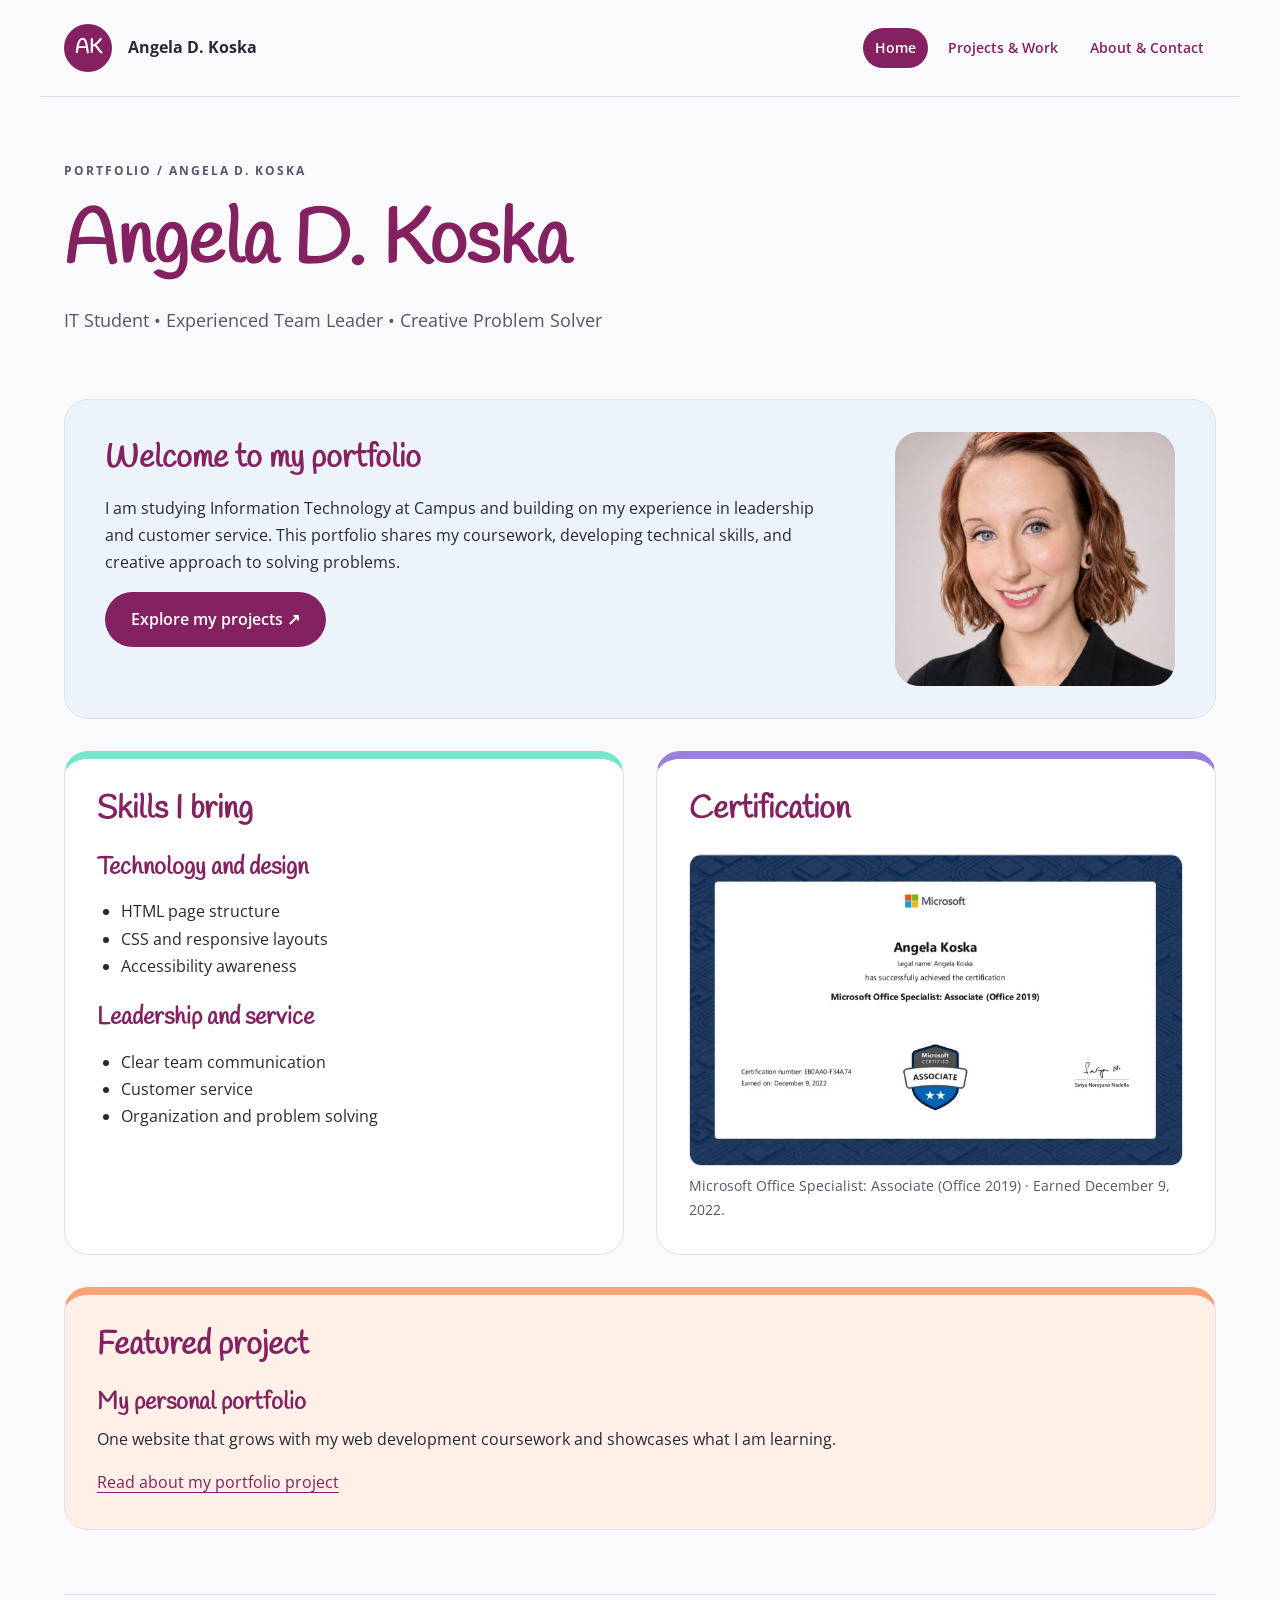
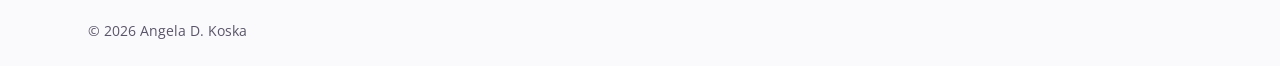
<file: index.html>
<!DOCTYPE html>
<html lang="en">
<head>
  <meta charset="UTF-8">
  <meta name="viewport" content="width=device-width, initial-scale=1.0">
  <meta name="description" content="Angela D. Koska’s IT portfolio: education, leadership experience, and web development projects.">
  <title>Home | Angela D. Koska</title>
  <link rel="preconnect" href="https://fonts.googleapis.com">
  <link rel="preconnect" href="https://fonts.gstatic.com" crossorigin>
  <link href="https://fonts.googleapis.com/css2?family=Handlee&amp;family=Open+Sans:wght@400;600;700&amp;display=swap" rel="stylesheet">
  <link rel="stylesheet" href="styles.css">
  <script src="menu.js" defer></script>
</head>
<body>
  <a class="skip-link" href="#main-content">Skip to main content</a>
  <header class="site-header">
    <p class="brand"><a href="index.html"><span class="monogram" aria-hidden="true">AK</span> Angela D. Koska</a></p>
    <nav aria-label="Main navigation">
      <button
        class="menu-toggle"
        type="button"
        aria-expanded="false"
        aria-controls="primary-navigation"
        hidden
        >
        Menu
        </button>
  
      <ul id="primary-navigation">
        <li><a href="index.html" aria-current="page">Home</a></li>
        <li><a href="projects.html">Projects & Work</a></li>
        <li><a href="about.html">About & Contact</a></li>
      </ul>
    </nav>
  </header>
  <main id="main-content" class="page-layout" tabindex="-1">
    <div class="page-intro"><p class="eyebrow">PORTFOLIO / ANGELA D. KOSKA</p><h1>Angela D. Koska</h1>
    <p class="tagline">IT Student • Experienced Team Leader • Creative Problem Solver</p></div>
    <section class="welcome-card" aria-labelledby="welcome-heading">
      <h2 id="welcome-heading">Welcome to my portfolio</h2>
      <p>I am studying Information Technology at Campus and building on my experience in leadership and customer service. This portfolio shares my coursework, developing technical skills, and creative approach to solving problems.</p>
      <figure class="portrait">
        <img src="assets/angela-koska-headshot.webp" alt="Professional headshot of Angela D. Koska wearing a black shirt with her signature logo.">
      </figure>
      <p><a class="button" href="projects.html">Explore my projects <span aria-hidden="true">↗</span></a></p>
    </section>
    <section class="skills-card" aria-labelledby="skills-heading">
      <h2 id="skills-heading">Skills I bring</h2>
      <h3>Technology and design</h3>
      <ul><li>HTML page structure</li><li>CSS and responsive layouts</li><li>Accessibility awareness</li></ul>
      <h3>Leadership and service</h3>
      <ul><li>Clear team communication</li><li>Customer service</li><li>Organization and problem solving</li></ul>
    </section>
    <section class="certification-card" aria-labelledby="certification-heading">
      <h2 id="certification-heading">Certification</h2>
      <figure class="certificate-display">
        <img src="assets/microsoft-office-specialist-associate.webp" alt="Microsoft Office Specialist certificate awarded to Angela Koska.">
        <figcaption>Microsoft Office Specialist: Associate (Office 2019) · Earned December 9, 2022.</figcaption>
      </figure>
    </section>
    <section class="featured-card" aria-labelledby="featured-heading">
      <h2 id="featured-heading">Featured project</h2>
      <h3>My personal portfolio</h3>
      <p>One website that grows with my web development coursework and showcases what I am learning.</p>
      <a href="projects.html#portfolio-project">Read about my portfolio project</a>
    </section>
  </main>
  <footer class="site-footer">
    <p>© 2026 Angela D. Koska</p>
  </footer>
</body>
</html>
</file>
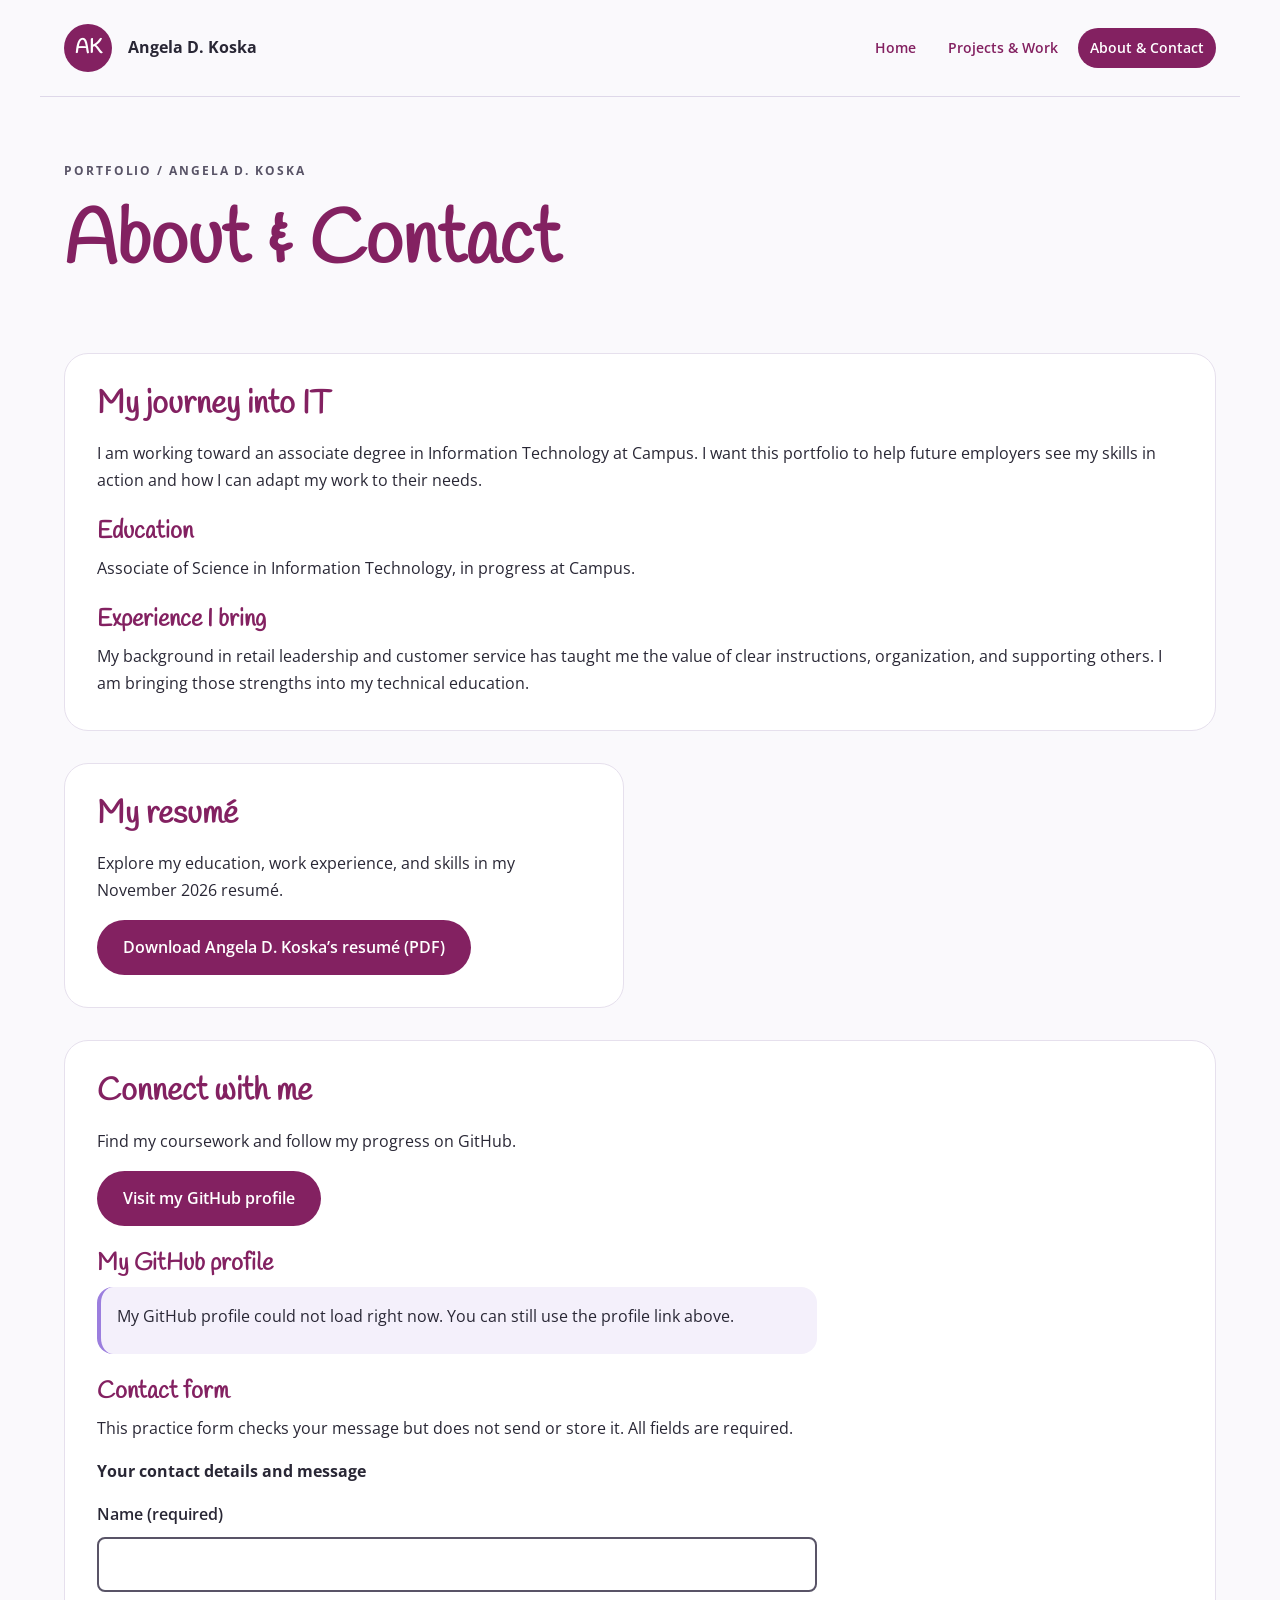
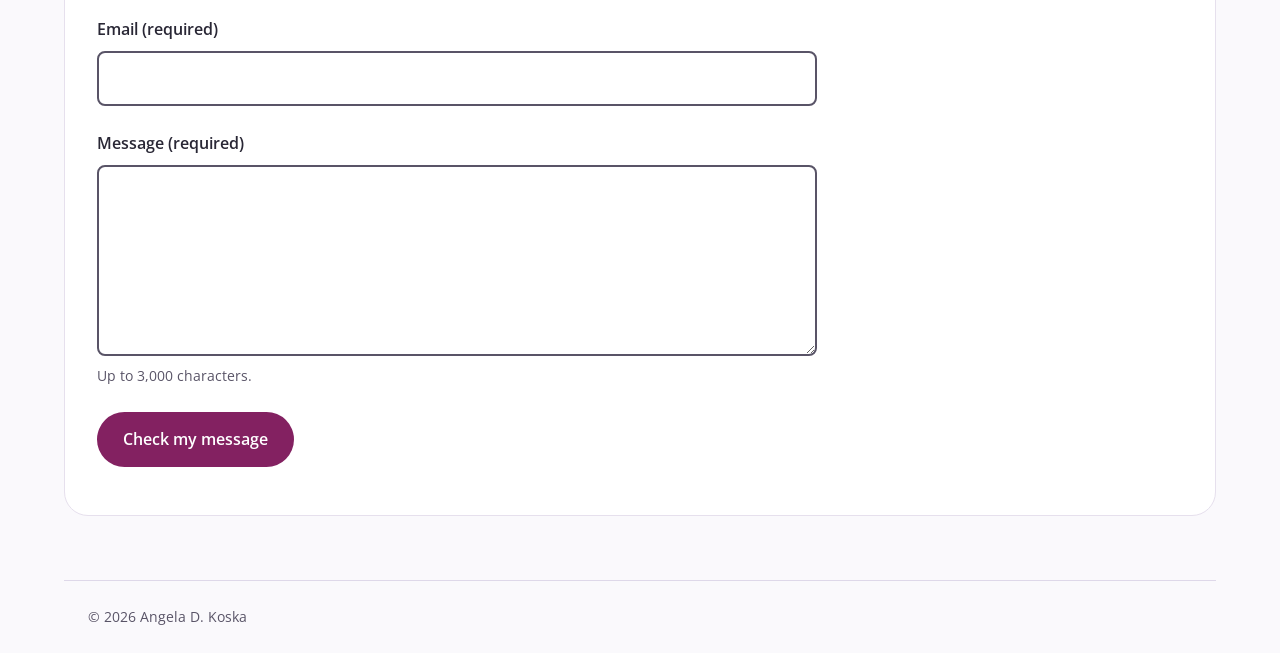
<file: about.html>
<!DOCTYPE html>
<html lang="en">
<head>
  <meta charset="UTF-8">
  <meta name="viewport" content="width=device-width, initial-scale=1.0">
  <meta name="description" content="Angela D. Koska’s IT portfolio: education, leadership experience, and web development projects.">
  <title>About & Contact | Angela D. Koska</title>
  <link rel="preconnect" href="https://fonts.googleapis.com">
  <link rel="preconnect" href="https://fonts.gstatic.com" crossorigin>
  <link href="https://fonts.googleapis.com/css2?family=Handlee&amp;family=Open+Sans:wght@400;600;700&amp;display=swap" rel="stylesheet">
  <link rel="stylesheet" href="styles.css">
  <script src="contact.js" defer></script>
  <script src="menu.js" defer></script>
  <script src="github-profile.js" defer></script>
</head>
<body>
  <a class="skip-link" href="#main-content">Skip to main content</a>
  <header class="site-header">
    <p class="brand"><a href="index.html"><span class="monogram" aria-hidden="true">AK</span> Angela D. Koska</a></p>
    <nav aria-label="Main navigation">
      <button
          class="menu-toggle"
          type="button"
          aria-expanded="false"
          aria-controls="primary-navigation"
          hidden
        >
        Menu
        </button>
      <ul id="primary-navigation">
        <li><a href="index.html">Home</a></li>
        <li><a href="projects.html">Projects & Work</a></li>
        <li><a href="about.html" aria-current="page">About & Contact</a></li>
      </ul>
    </nav>
  </header>
  <main id="main-content" class="page-layout" tabindex="-1">
    <div class="page-intro"><p class="eyebrow">PORTFOLIO / ANGELA D. KOSKA</p><h1>About & Contact</h1></div>
    <section aria-labelledby="story-heading">
      <h2 id="story-heading">My journey into IT</h2>
      <p>I am working toward an associate degree in Information Technology at Campus. I want this portfolio to help future employers see my skills in action and how I can adapt my work to their needs.</p>
      <h3>Education</h3>
      <p>Associate of Science in Information Technology, in progress at Campus.</p>
      <h3>Experience I bring</h3>
      <p>My background in retail leadership and customer service has taught me the value of clear instructions, organization, and supporting others. I am bringing those strengths into my technical education.</p>
    </section>
    <section aria-labelledby="resume-heading">
      <h2 id="resume-heading">My resumé</h2>
      <p>Explore my education, work experience, and skills in my November 2026 resumé.</p>
      <p><a class="button" href="assets/Angela_Koska_Resume_Nov2026.pdf" download>Download Angela D. Koska’s resumé (PDF)</a></p>
    </section>
    <section aria-labelledby="contact-heading">
      <h2 id="contact-heading">Connect with me</h2>
      <p>Find my coursework and follow my progress on GitHub.</p>
      <p><a class="button" href="https://github.com/angelakoska">Visit my GitHub profile</a></p>
      <h3 id="github-profile-heading">My GitHub profile</h3>
      <div id="github-profile" class="github-profile-card" aria-labelledby="github-profile-heading">
        <p role="status">Loading GitHub profile information…</p>
      </div>
      <h3>Contact form</h3>
      <p id="form-note">This practice form checks your message but does not send or store it. All fields are required.</p>
      <noscript><p>The contact form and live profile card need JavaScript. You can still visit my GitHub profile above.</p></noscript>
      <form id="contact-form" aria-describedby="form-note">
        <fieldset disabled id="contact-fields">
          <legend>Your contact details and message</legend>
          <div class="form-field">
            <label for="contact-name">Name (required)</label>
            <input id="contact-name" name="name" type="text" autocomplete="name" required maxlength="100" aria-describedby="name-error">
            <p id="name-error" class="field-error" hidden></p>
          </div>
          <div class="form-field">
            <label for="contact-email">Email (required)</label>
            <input id="contact-email" name="email" type="email" autocomplete="email" required maxlength="254" aria-describedby="email-error">
            <p id="email-error" class="field-error" hidden></p>
          </div>
          <div class="form-field">
            <label for="contact-message">Message (required)</label>
            <textarea id="contact-message" name="message" rows="6" required maxlength="3000" aria-describedby="message-hint message-error"></textarea>
            <p id="message-hint" class="field-hint">Up to 3,000 characters.</p>
            <p id="message-error" class="field-error" hidden></p>
          </div>
          <button class="button" type="submit">Check my message</button>
        </fieldset>
        <p id="form-status" role="status" aria-live="polite" aria-atomic="true"></p>
      </form>
    </section>
  </main>
  <footer class="site-footer">
    <p>© 2026 Angela D. Koska</p>
  </footer>
</body>
</html>
</file>
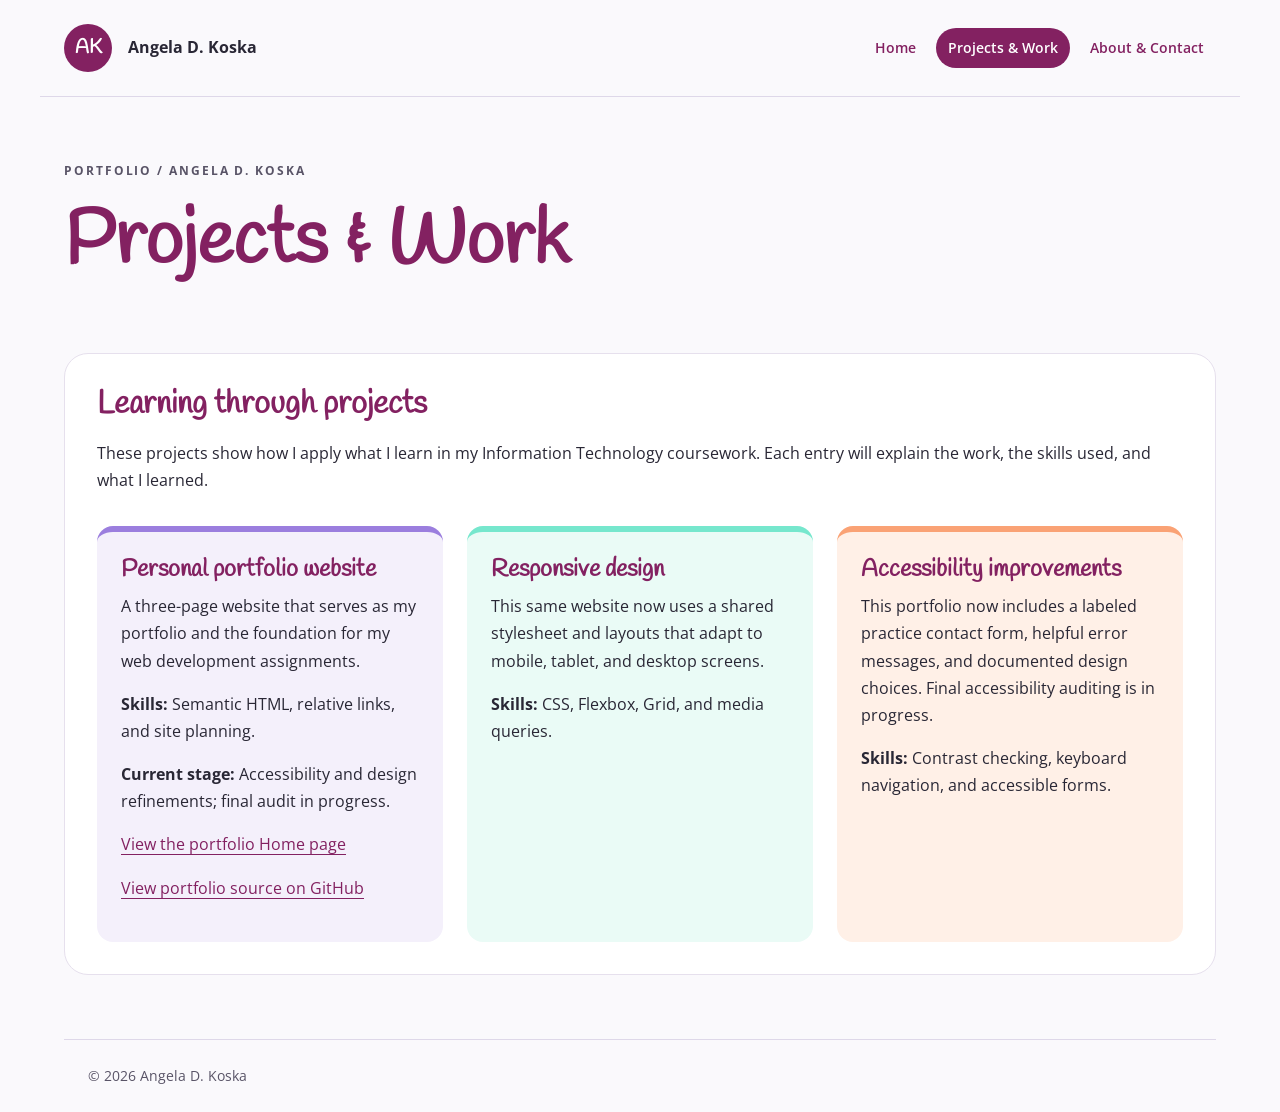
<file: projects.html>
<!DOCTYPE html>
<html lang="en">
<head>
  <meta charset="UTF-8">
  <meta name="viewport" content="width=device-width, initial-scale=1.0">
  <meta name="description" content="Angela D. Koska’s IT portfolio: education, leadership experience, and web development projects.">
  <title>Projects & Work | Angela D. Koska</title>
  <link rel="preconnect" href="https://fonts.googleapis.com">
  <link rel="preconnect" href="https://fonts.gstatic.com" crossorigin>
  <link href="https://fonts.googleapis.com/css2?family=Handlee&amp;family=Open+Sans:wght@400;600;700&amp;display=swap" rel="stylesheet">
  <link rel="stylesheet" href="styles.css">
  <script src="menu.js" defer></script>
</head>
<body>
  <a class="skip-link" href="#main-content">Skip to main content</a>
  <header class="site-header">
    <p class="brand"><a href="index.html"><span class="monogram" aria-hidden="true">AK</span> Angela D. Koska</a></p>
    <nav aria-label="Main navigation">
      <button
          class="menu-toggle"
          type="button"
          aria-expanded="false"
          aria-controls="primary-navigation"
          hidden
        >
          Menu
        </button>
      <ul id="primary-navigation">
        <li><a href="index.html">Home</a></li>
        <li><a href="projects.html" aria-current="page">Projects & Work</a></li>
        <li><a href="about.html">About & Contact</a></li>
      </ul>
    </nav>
  </header>
  <main id="main-content" class="page-layout" tabindex="-1">
    <div class="page-intro"><p class="eyebrow">PORTFOLIO / ANGELA D. KOSKA</p><h1>Projects & Work</h1></div>
    <section class="projects-section" aria-labelledby="projects-heading">
      <h2 id="projects-heading">Learning through projects</h2>
      <p>These projects show how I apply what I learn in my Information Technology coursework. Each entry will explain the work, the skills used, and what I learned.</p>
      <div class="project-grid">
      <article id="portfolio-project">
        <h3>Personal portfolio website</h3>
        <p>A three-page website that serves as my portfolio and the foundation for my web development assignments.</p>
        <p><strong>Skills:</strong> Semantic HTML, relative links, and site planning.</p>
        <p><strong>Current stage:</strong> Accessibility and design refinements; final audit in progress.</p>
        <p><a href="index.html">View the portfolio Home page</a></p>
        <p><a href="https://github.com/angelakoska/my-portfolio">View portfolio source on GitHub</a></p>
      </article>
      <article>
        <h3>Responsive design</h3>
        <p>This same website now uses a shared stylesheet and layouts that adapt to mobile, tablet, and desktop screens.</p>
        <p><strong>Skills:</strong> CSS, Flexbox, Grid, and media queries.</p>
      </article>
      <article>
        <h3>Accessibility improvements</h3>
        <p>This portfolio now includes a labeled practice contact form, helpful error messages, and documented design choices. Final accessibility auditing is in progress.</p>
        <p><strong>Skills:</strong> Contrast checking, keyboard navigation, and accessible forms.</p>
      </article>
      </div>
    </section>
  </main>
  <footer class="site-footer">
    <p>© 2026 Angela D. Koska</p>
  </footer>
</body>
</html>
</file>
<file: styles.css>
/* Angela D. Koska | Milestones 2 and 3
   8px spacing scale; mobile-first; shared by all three pages. */
:root {
  --blue: #bcd2ee; --lavender: #9b7ede; --plum: #832161;
  --peach: #faa275; --mint: #76e7cd; --paper: #faf9fc;
  --ink: #292735; --muted: #595467; --white: #fff;
  --space: 8px; --radius: 24px;
}
* { box-sizing: border-box; }
body { margin: 0; background: var(--paper); color: var(--ink); font: 1rem/1.7 'Open Sans', sans-serif; }
a { color: var(--plum); text-underline-offset: 4px; }
a:hover { text-decoration-thickness: 2px; }
a:focus-visible { outline: 3px solid var(--plum); outline-offset: 5px; border-radius: 4px; }
h1, h2, h3 { font-family: 'Handlee', cursive; line-height: 1.2; color: var(--plum); }
h1 { font-size: clamp(2.5rem, 6vw, 4.75rem); margin: 8px 0 16px; }
h2 { font-size: 2rem; margin: 0 0 16px; }
h3 { font-size: 1.5rem; margin: 24px 0 8px; }
p { margin: 0 0 16px; }
ul { padding-left: 24px; }
img { display: block; max-width: 100%; height: auto; }
.skip-link { position: absolute; top: 8px; left: 8px; padding: 8px 16px; background: white; transform: translateY(-180%); z-index: 10; }
.skip-link:focus { transform: translateY(0); }
.site-header { max-width: 1200px; margin: auto; padding: 24px; display: flex; flex-direction: column; gap: 16px; border-bottom: 1px solid #ded8e9; }
.brand { margin: 0; font-weight: 700; }
.brand a { display: flex; align-items: center; gap: 16px; color: var(--ink); text-decoration: none; }
.monogram { display: inline-grid; place-items: center; width: 48px; height: 48px; background: var(--plum); color: white; border-radius: 50%; font-family: 'Handlee', cursive; font-size: 1.25rem; }
nav ul { display: flex; flex-wrap: wrap; gap: 8px; padding: 0; margin: 0; list-style: none; }
nav a { display: block; padding: 8px 12px; text-decoration: none; font-size: .875rem; font-weight: 600; border-radius: 24px; }
nav a[aria-current='page'] { color: white; background: var(--plum); }
nav a:hover { box-shadow: inset 0 0 0 2px var(--plum); }
#main-content { max-width: 1200px; margin: auto; padding: 40px 24px 64px; }
.page-layout { display: grid; gap: 24px; }
.page-intro { padding: 8px 0 16px; }
.eyebrow { font-size: .75rem; font-weight: 700; letter-spacing: .16em; color: var(--muted); }
.tagline { max-width: 640px; font-size: 1.125rem; color: var(--muted); }
section { background: white; padding: 24px; border-radius: var(--radius); border: 1px solid #e6e0ed; min-width: 0; }
section > :last-child { margin-bottom: 0; }
.welcome-card { background: #edf3fb; position: relative; }
.portrait { display: grid; place-items: center; width: min(100%, 360px); margin: 24px auto; overflow: hidden; border-radius: 24px; background: var(--blue); }
.portrait img { width: 100%; height: auto; object-fit: contain; }
.button { display: inline-block; background: var(--plum); color: white; padding: 12px 24px; border-radius: 32px; text-decoration: none; font-weight: 600; }
.button:hover { background: #67204f; }
.skills-card { border-top: 8px solid var(--mint); }
.certification-card { border-top: 8px solid var(--lavender); }
.certificate-display { margin: 24px 0 0; }
.certificate-display img { width: 100%; height: auto; border: 1px solid #ded8e9; border-radius: 12px; }
.certificate-display figcaption { margin-top: 8px; color: var(--muted); font-size: .875rem; }
.featured-card { background: #fff0e7; border-top: 8px solid var(--peach); }
.project-grid { display: grid; gap: 24px; margin-top: 32px; }
.project-grid article { padding: 24px; border-radius: 16px; background: #f4f0fb; border-top: 6px solid var(--lavender); min-width: 0; }
.project-grid article:nth-child(2) { background: #eafbf6; border-color: var(--mint); }
.project-grid article:nth-child(3) { background: #fff0e7; border-color: var(--peach); }
.project-grid h3 { margin-top: 0; }
.site-footer { max-width: 1152px; margin: auto; border-top: 1px solid #ded8e9; padding: 24px; font-size: .875rem; color: var(--muted); }
.site-footer p { margin: 0; }
/* Tablet: two-column content and a horizontal header. */
@media (min-width: 768px) {
  .site-header { flex-direction: row; align-items: center; justify-content: space-between; }
  .page-layout { grid-template-columns: repeat(2, minmax(0, 1fr)); }
  .page-intro, .welcome-card, .featured-card, .projects-section { grid-column: 1 / -1; }
  section { padding: 32px; }
  .welcome-card { padding-right: 288px; min-height: 320px; }
  .portrait { position: absolute; right: 32px; top: 32px; width: 216px; height: calc(100% - 64px); margin: 0; }
  .portrait img { width: 100%; height: 100%; object-fit: contain; }
  .project-grid { grid-template-columns: repeat(2, minmax(0, 1fr)); }
  section[aria-labelledby='story-heading'] { grid-column: 1 / -1; }
}
/* Desktop: three project columns and roomier composition. */
@media (min-width: 1100px) {
  #main-content { padding-top: 56px; }
  .project-grid { grid-template-columns: repeat(3, minmax(0, 1fr)); }
  .welcome-card { padding: 40px 384px 40px 40px; }
  .portrait { width: 280px; right: 40px; }
  .page-layout { gap: 32px; }
}


/* Milestone 3: form grouping, clear errors, and keyboard access. */
[hidden] { display: none !important; }
button, input, textarea { font: inherit; }
button { cursor: pointer; }
.button { border: 2px solid transparent; max-width: 100%; white-space: normal; }
input, textarea { display: block; width: 100%; min-width: 0; padding: 12px; border: 2px solid var(--muted); border-radius: 8px; background: white; color: var(--ink); }
textarea { resize: vertical; }
input:focus-visible, textarea:focus-visible, button:focus-visible { outline: 3px solid var(--plum); outline-offset: 4px; }
fieldset { min-width: 0; border: 0; padding: 0; margin: 0; }
legend { font-weight: 700; padding: 0; margin-bottom: 16px; }
label { display: block; font-weight: 600; margin-bottom: 8px; }
.form-field { margin-bottom: 24px; }
.field-hint { color: var(--muted); font-size: .875rem; margin-top: 8px; }
.field-error { color: #a11832; font-weight: 600; margin-top: 8px; }
[aria-invalid='true'] { border-color: #a11832; border-style: dashed; }
#form-status:not(:empty) { margin-top: 24px; padding: 16px; border-left: 4px solid var(--plum); background: #f4f0fb; }
section[aria-labelledby='contact-heading'] { grid-column: 1 / -1; }
#contact-form { max-width: 720px; }
#main-content:focus { outline: none; }
@media (forced-colors: active) {
  a:focus-visible, button:focus-visible, input:focus-visible, textarea:focus-visible { outline-color: Highlight; }
  .button, nav a[aria-current='page'] { border: 2px solid ButtonText; }
}


/* Add JavaScript */
.menu-toggle {
   background: var(--plum);
   color: var(--white);
   border: 2px solid transparent;
   padding: 8px 16px;
   border-radius: 24px;
   font-weight: 700;
}

.menu-toggle:hover {
   background: #67204f;
}

.menu-toggle:focus-visible {
   outline: 3px solid var(--plum);
   outline-offset: 4px;
}


/* GitHub profile card loaded from the public REST API. */
.github-profile-card {
  display: flex;
  align-items: center;
  gap: 16px;
  max-width: 720px;
  margin-bottom: 24px;
  padding: 16px;
  background: #f4f0fb;
  border-left: 4px solid var(--lavender);
  border-radius: 16px;
}
.github-profile-card img {
  flex: 0 0 80px;
  width: 80px;
  height: 80px;
  object-fit: cover;
  border: 2px solid var(--lavender);
  border-radius: 50%;
}
.github-profile-details {
  min-width: 0;
}
.github-profile-card h4 {
  margin: 0 0 8px;
  color: var(--plum);
  font-family: 'Handlee', cursive;
  font-size: 1.25rem;
}
.github-profile-card p {
  margin-bottom: 8px;
}
.github-profile-card a {
  font-weight: 600;
}
</file>
